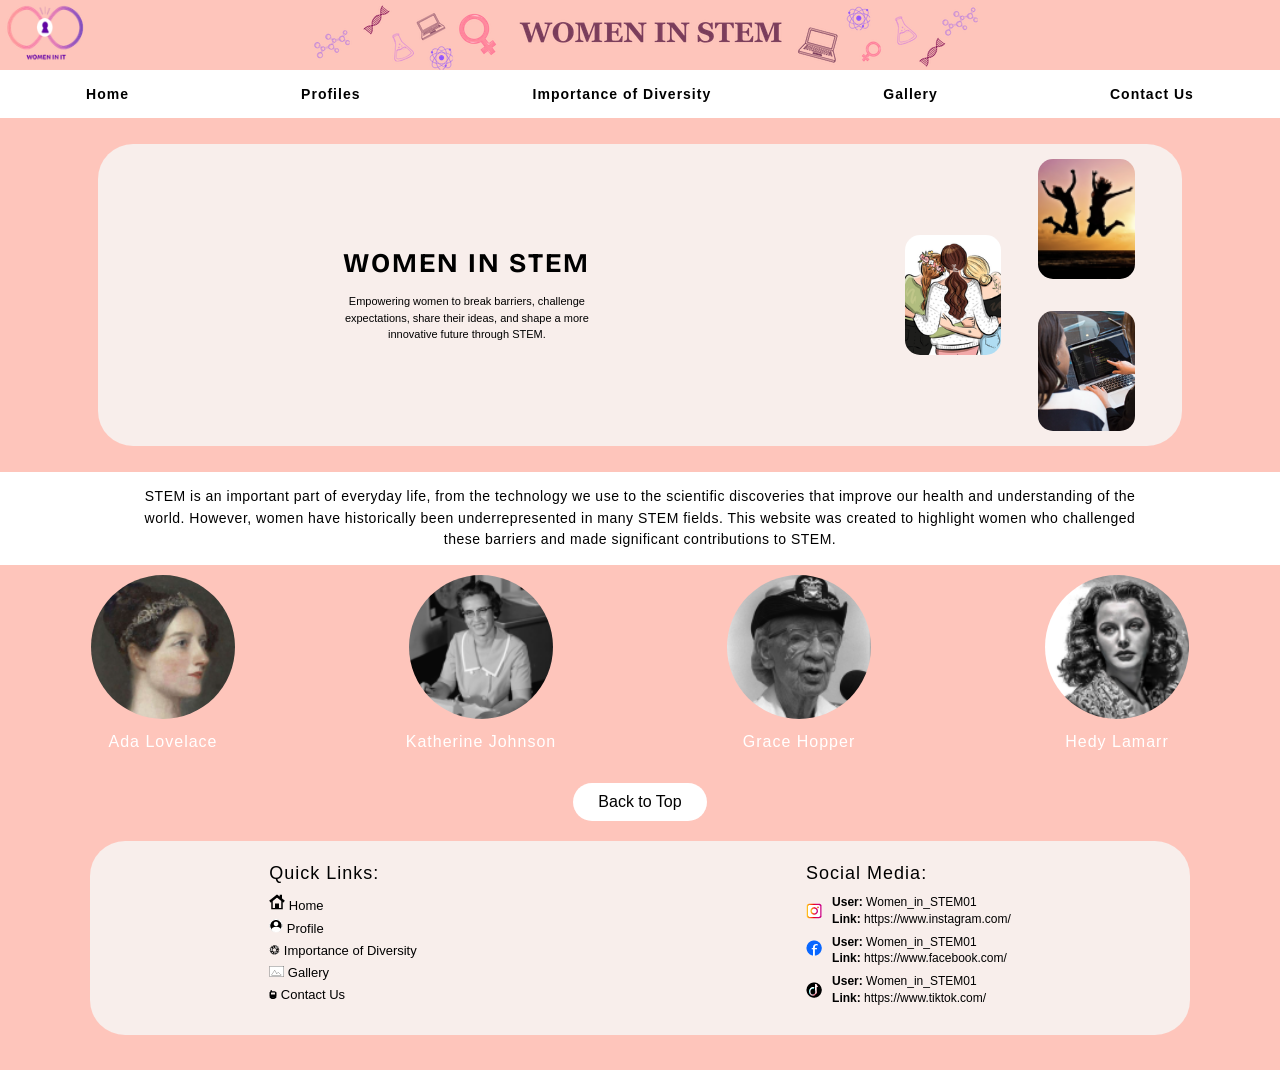
<file: index.html>
<!DOCTYPE html>
<html lang="en">
<head>
    <meta charset="UTF-8">
    <meta name="viewport" content="width=device-width, initial-scale=1.0">

    <!-- This is the name that appears on the browser tab -->
    <title>Women in STEM</title>

    <!-- I am using Google Fonts for the main font on my website, this is embedded code directly from google website -->
    <link rel="preconnect" href="https://fonts.googleapis.com">
    <link rel="preconnect" href="https://fonts.gstatic.com" crossorigin>
    <link href="https://fonts.googleapis.com/css2?family=Bricolage+Grotesque:opsz,wght@12..96,200..800&display=swap" rel="stylesheet">
    
    <!-- This links my HTML page to my CSS file -->
    <link rel="stylesheet" href="CSS/style.css">
</head>

<body>

    <!-- HEADER -->
    <header>

        <div class="top-header">

            <!-- I put my logo on the left side of the header -->
            <div class="logo">
                <p>
                    <img src="images/logo.png" alt="Women in STEM website logo">
                </p>
            </div>

            <!-- This is the main title shown beside my logo -->
            <div class="website-title">
                <img src="images/banner_3.png" alt="Banner Women in STEM">
            </div>

        </div>


        <!-- NAVIGATION -->
        <!-- These links let the user move between the different pages of my website -->
        <nav>
            <a href="index.html">Home</a>
            <a href="profile.html">Profiles</a>
            <a href="iod.html">Importance of Diversity</a>
            <a href="gallery.html">Gallery</a>
            <a href="contact.html">Contact Us</a>
        </nav>

    </header>


    <main>

        <!-- HERO SECTION -->
        <!-- This is the first section the user sees when they open the home page -->
        <section class="hero" id="home">

            <div class="hero-box">

                <!-- Main heading and introduction for the website -->
                <div class="hero-text">

                    <div class="h1-heading">
                        <h1>WOMEN IN STEM</h1>
                    </div>

                    <p>
                        Empowering women to break barriers, challenge expectations, share their ideas, and shape a more innovative future through STEM.
                    </p>

                </div>


                <!-- HERO IMAGES -->
                <!-- I used three images here to make the home page more visually interesting -->
                <div class="hero-images">

                    <img src="images/home_image_resized_77x96px.png"
                        alt="Woman working in a STEM environment"
                        class="hero-image image-top">

                    <img src="images/image_2_150x170.png"
                        alt="Women working in STEM"
                        class="hero-image image-bottom">

                    <img src="images/image_3_150x170.png"
                        alt="Woman involved in STEM"
                        class="hero-image image-left">

                </div>

            </div>

        </section>


        <!-- INTRODUCTION -->
        <!-- I use this section to explain why my website focuses on women in STEM -->
        <section class="introduction" id="importance">

            <p>
                STEM is an important part of everyday life, from the technology we use to the scientific discoveries that improve our health and understanding of the world. However, women have historically been underrepresented in many STEM fields. This website was created to highlight women who challenged these barriers and made significant contributions to STEM.
            </p>

        </section>


        <!-- PROFILES -->
        <!-- These cards give the user a quick introduction to some important women in STEM -->
        <section class="profiles" id="profiles">

            <!-- Ada Lovelace profile -->
            <div class="home-profile-card">
                <img src="images/ada_lovelace_120x120.png"
                    alt="Portrait of Ada Lovelace">
                <h3>Ada Lovelace</h3>
            </div>


            <!-- Katherine Johnson profile -->
            <div class="home-profile-card">
                <img src="images/katherine_johnson_120x120.png"
                    alt="Portrait of Katherine Johnson">
                <h3>Katherine Johnson</h3>
            </div>


            <!-- Grace Hopper profile -->
            <div class="home-profile-card">
                <img src="images/grace_hopper_120x120.png"
                    alt="Portrait of Grace Hopper">
                <h3>Grace Hopper</h3>
            </div>


            <!-- Hedy Lamarr profile -->
            <div class="home-profile-card">
                <img src="images/hedy_lamarr_120x120.png"
                    alt="Portrait of Hedy Lamarr">
                <h3>Hedy Lamarr</h3>
            </div>

        </section>
        
        <a href="#home" class="back-to-top">Back to Top</a>


        <!-- FOOTER / LINKS -->
        <!-- This section gives the user quick access to the other pages and social media -->
        <section class="footer-box" id="contact">


            <!-- QUICK LINKS -->
            <!-- I included the same pages from my navigation so they are easy to access at the bottom -->
            <div class="quick-links">

                <h2>Quick Links:</h2>

                <ul>

                    <li>
                        <a href="index.html">
                            <img src="images/home_icon_footer.png" alt="Home icon">
                            Home
                        </a>
                    </li>

                    <li>
                        <a href="profile.html">
                            <img src="images/profile_icon_footer.png" alt="Profile icon">
                            Profile
                        </a>
                    </li>

                    <li>
                        <a href="iod.html">
                            <img src="images/iod_icon_footer.png" alt="Importance of Diversity icon">
                            Importance of Diversity
                        </a>
                    </li>

                    <li>
                        <a href="gallery.html">
                            <img src="images/gallery_icon_footer.png" alt="Gallery icon">
                            Gallery
                        </a>
                    </li>

                    <li>
                        <a href="contact.html">
                            <img src="images/contact_us_icon_footer.png" alt="Contact Us icon">
                            Contact Us
                        </a>
                    </li>

                </ul>

            </div>


            <!-- SOCIAL MEDIA -->
            <!-- I added these links so users can find the website's social media pages -->
            <div class="social-media">

                <h2>Social Media:</h2>


                <!-- Instagram -->
                <div class="social-item">

                    <img src="images/instgram_2_logo_social_media.png"
                        alt="Instagram logo">

                    <p>
                        <strong>User:</strong> Women_in_STEM01<br>
                        <strong>Link:</strong>
                        <a href="https://www.instagram.com/" target="_blank">
                            https://www.instagram.com/
                        </a>
                    </p>

                </div>


                <!-- Facebook -->
                <div class="social-item">

                    <img src="images/facebook_logo_social_media.png"
                        alt="Facebook logo">

                    <p>
                        <strong>User:</strong> Women_in_STEM01<br>
                        <strong>Link:</strong>
                        <a href="https://www.facebook.com/" target="_blank">
                            https://www.facebook.com/
                        </a>
                    </p>

                </div>


                <!-- TikTok -->
                <div class="social-item">

                    <img src="images/tiktok_logo_social_media.png"
                        alt="TikTok logo">

                    <p>
                        <strong>User:</strong> Women_in_STEM01<br>
                        <strong>Link:</strong>
                        <a href="https://www.tiktok.com/" target="_blank">
                            https://www.tiktok.com/
                        </a>
                    </p>

                </div>

            </div>

        </section>

    </main>

</body>
</html>
</file>
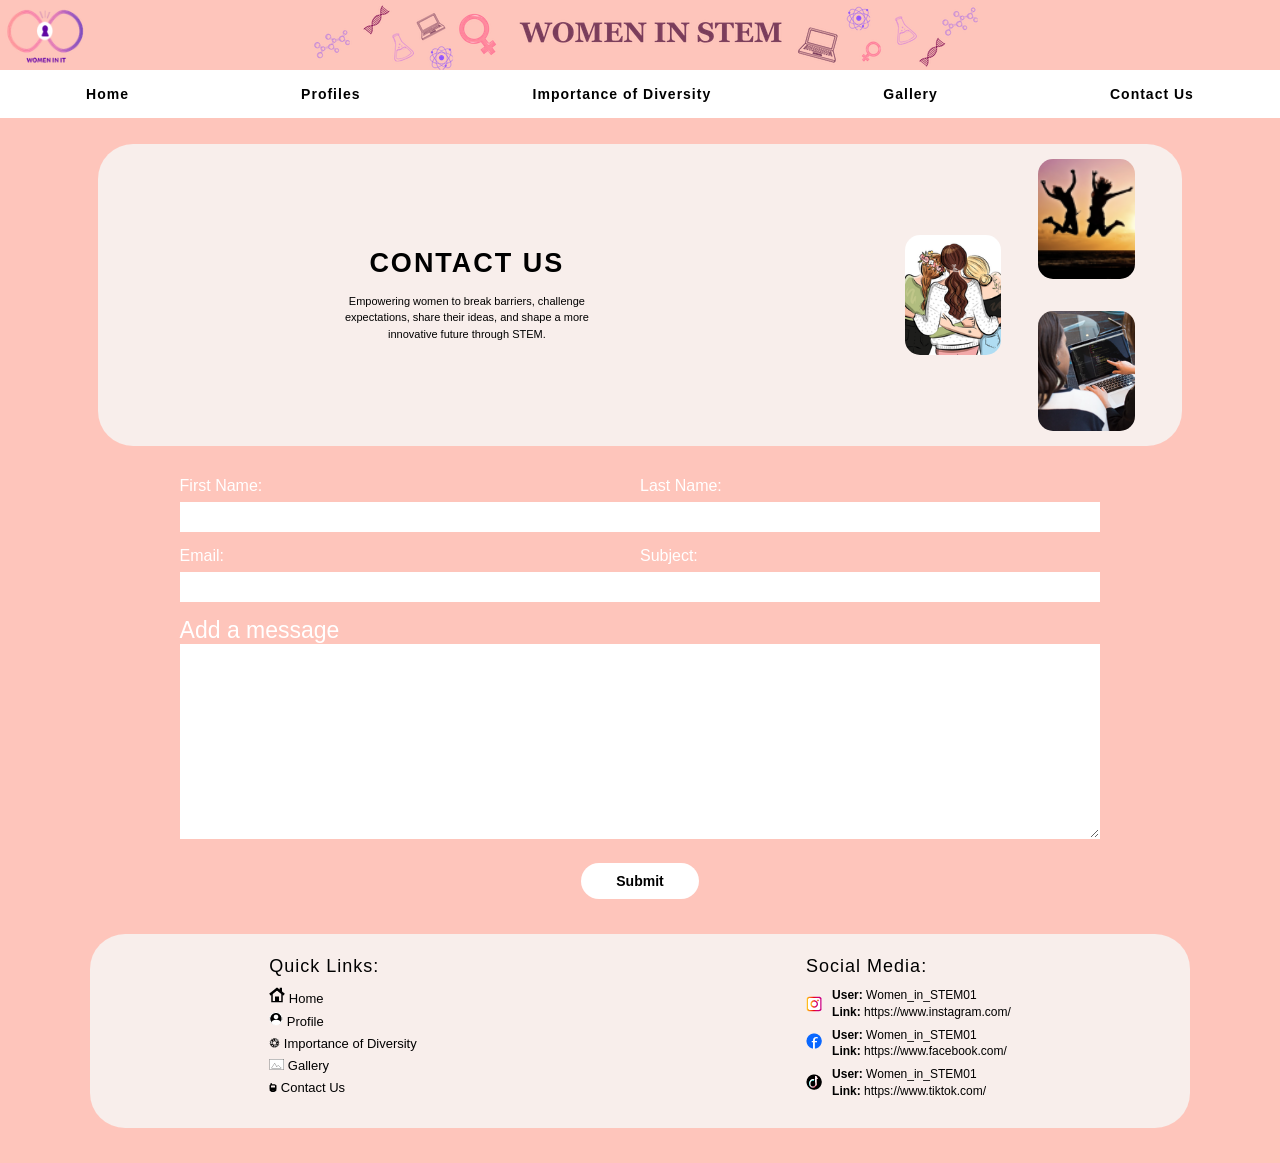
<file: contact.html>
<!DOCTYPE html>

<html lang="en">

<head>
    <meta charset="UTF-8">
    <meta name="viewport"
        content="width=device-width, initial-scale=1.0">

<!-- This is the name that appears on the browser tab -->
<title>Contact Us | Women in STEM</title>

<!-- This connects my page to my CSS stylesheet -->
<link rel="stylesheet" href="CSS/style.css">

</head>

<body>

<!-- HEADER -->

<header>
    <div class="top-header">

        <!-- I placed my logo on the left side of the header -->
        <div class="logo">
            <img src="images/logo.png" alt="Women in STEM website logo">
        </div>

        <!-- I used a banner image for the title of my website -->
        <div class="website-title">
            <img src="images/banner_3.png" alt="Women in STEM website banner">
        </div>

    </div>

    <!-- These links allow the user to move between my different pages -->
    <nav>
        <a href="index.html">Home</a>
        <a href="profile.html">Profiles</a>
        <a href="iod.html">Importance of Diversity</a>
        <a href="gallery.html">Gallery</a>
        <a href="contact.html">Contact Us</a>
    </nav>
</header>


<main>

    <!-- HERO SECTION -->

    <section class="hero" id="home">
        <div class="hero-box">

            <!-- This contains the main heading and introduction for my Contact Us page -->
            <div class="hero-text">
                <div class="h1-heading"><h1>CONTACT US</h1></div>
                <p>
                    Empowering women to break barriers, challenge expectations, share their ideas, and shape a more innovative future through STEM.
                </p>
            </div>

            <!-- I used three images to keep the same hero design across my pages -->
            <div class="hero-images">
                <img src="images/home_image_resized_77x96px.png"
                    alt="Woman working in a STEM environment"
                    class="hero-image image-top">

                <img src="images/image_2_150x170.png"
                    alt="Women working together in STEM"
                    class="hero-image image-bottom">

                <img src="images/image_3_150x170.png"
                    alt="Women participating in STEM"
                    class="hero-image image-left">
            </div>

        </div>
    </section>

    <!-- CONTACT FORM -->

    <!-- I used this contact box so users can send a message through my website -->
    <div id="contact-box">

        <!-- The form collects the user's details and sends them to my message page -->
        <form action="message.html">

            <!-- I used required fields so the user must complete the form before submitting -->

            <!-- FIRST AND LAST NAME -->
            <div class="form-row">

                <div class="form-group">
                    <!-- This label tells the user what information to enter -->
                    <label for="fname">First Name:</label>

                    <!-- I used a text input so the user can enter their first name -->
                    <input type="text" id="fname" name="firstname" required>
                </div>

                <div class="form-group">
                    <!-- This label is connected to the last name input -->
                    <label for="lname">Last Name:</label>

                    <!-- I used another text input for the user's last name -->
                    <input type="text" id="lname" name="lastname" required>
                </div>

            </div>


            <!-- EMAIL AND SUBJECT -->
            <div class="form-row">

                <div class="form-group">
                    <!-- I used an email input so the browser can check that an email address has been entered -->
                    <label for="email">Email:</label>
                    <input type="email" id="email" name="email" required>
                </div>

                <div class="form-group">
                    <!-- This allows the user to give their message a subject -->
                    <label for="subject">Subject:</label>
                    <input type="text" id="subject" name="subject" required>
                </div>

            </div>


            <!-- MESSAGE -->
            <div class="message-group">

                <!-- This label explains where the user can write their message -->
                <label for="message">Add a message</label>

                <!-- I used a textarea because the user may need to enter a longer message -->
                <textarea id="message" name="message" required></textarea>

            </div>


            <!-- SUBMIT BUTTON -->

            <!-- This button allows the user to submit their completed contact form -->
            <button type="submit" class="submit-button">
                Submit
            </button>

        </form>

    </div>

    <!-- The required attributes on my form inputs help check that important fields are completed -->
    <!-- The email input also provides basic browser validation for the email format -->
    <!-- When the user clicks Submit, the form sends the entered information to message.html -->


    <!-- FOOTER -->

    <section class="footer-box" id="contact">

        <!-- I used the footer to give users quick access to my other pages -->
        <div class="quick-links">
            <h2>Quick Links:</h2>
            <ul>
                <li><a href="index.html"><img src="images/home_icon_footer.png" alt="Home page icon"> Home</a></li>
                <li><a href="profile.html"><img src="images/profile_icon_footer.png" alt="Profiles page icon"> Profile</a></li>
                <li><a href="iod.html"><img src="images/iod_icon_footer.png" alt="Importance of Diversity page icon"> Importance of Diversity</a></li>
                <li><a href="gallery.html"><img src="images/gallery_icon_footer.png" alt="Gallery page icon"> Gallery</a></li>
                <li><a href="contact.html"><img src="images/contact_us_icon_footer.png" alt="Contact Us page icon"> Contact Us</a></li>
            </ul>
        </div>

        <!-- I included social media links so users can find my website online -->
        <div class="social-media">
            <h2>Social Media:</h2>

            <!-- Instagram -->
            <div class="social-item">
                <img src="images/instgram_2_logo_social_media.png" alt="Instagram logo">
                <p>
                    <strong>User:</strong> Women_in_STEM01<br>
                    <strong>Link:</strong>
                    <a href="https://www.instagram.com/" target="_blank">https://www.instagram.com/</a>
                </p>
            </div>

            <!-- Facebook -->
            <div class="social-item">
                <img src="images/facebook_logo_social_media.png" alt="Facebook logo">
                <p>
                    <strong>User:</strong> Women_in_STEM01<br>
                    <strong>Link:</strong>
                    <a href="https://www.facebook.com/" target="_blank">https://www.facebook.com/</a>
                </p>
            </div>

            <!-- TikTok -->
            <div class="social-item">
                <img src="images/tiktok_logo_social_media.png" alt="TikTok logo">
                <p>
                    <strong>User:</strong> Women_in_STEM01<br>
                    <strong>Link:</strong>
                    <a href="https://www.tiktok.com/" target="_blank">https://www.tiktok.com/</a>
                </p>
            </div>

        </div>
    </section>

</main>

</body>

</html>
</file>
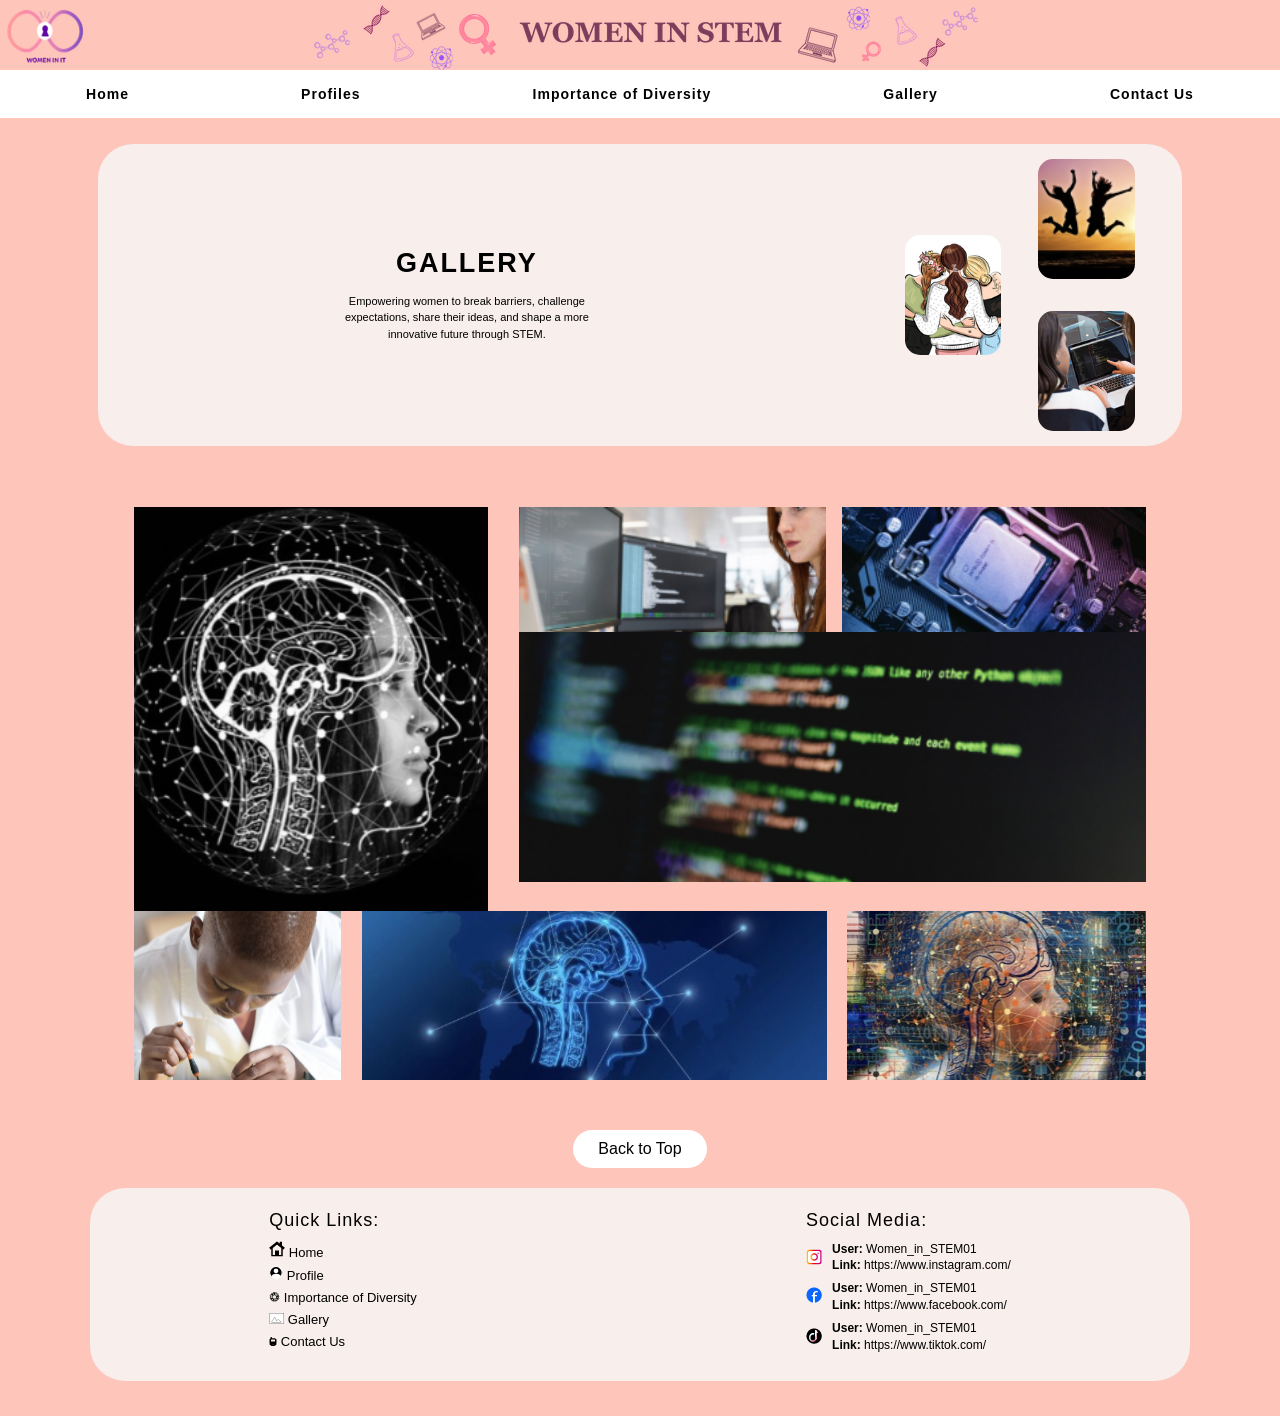
<file: gallery.html>
<!DOCTYPE html>
<html lang="en">

<head>
    <meta charset="UTF-8">
    <meta name="viewport"
        content="width=device-width, initial-scale=1.0">

    <!-- This is the name that appears on the browser tab -->
    <title>Gallery | Women in STEM</title>

    <!-- This connects my page to my CSS stylesheet -->
    <link rel="stylesheet" href="CSS/style.css">
</head>

<body>

    <!-- ==================== -->
    <!-- HEADER -->
    <!-- ==================== -->

    <header id="gallery">
        <div class="top-header">
            <!-- I placed my logo on the left side of the header -->
            <div class="logo">
                <img src="images/logo.png" alt="Women in STEM website logo">
            </div>

            <!-- I used a banner image for the title of my website -->
            <div class="website-title">
                <img src="images/banner_3.png" alt="Women in STEM website banner">
            </div>
        </div>

        <!-- These links allow the user to move between my different pages -->
        <nav>
            <a href="index.html">Home</a>
            <a href="profile.html">Profiles</a>
            <a href="iod.html">Importance of Diversity</a>
            <a href="gallery.html">Gallery</a>
            <a href="contact.html">Contact Us</a>
        </nav>
    </header>


    <main>

        <!-- ==================== -->
        <!-- GALLERY HERO -->
        <!-- ==================== -->

        <section class="hero">
            <div class="hero-box">

                <!-- This contains the main heading and introduction for my gallery -->
                <div class="hero-text">
                    <div class="h1-heading"><h1>GALLERY</h1></div>
                    <p>
                        Empowering women to break barriers, challenge expectations, share their ideas, and shape a more innovative future through STEM.
                    </p>
                </div>

                <!-- I used three images to keep the same hero design across my pages -->
                <div class="hero-images">
                    <img src="images/home_image_resized_77x96px.png"
                        alt="Woman working in a STEM environment"
                        class="hero-image image-top">
                    <img src="images/image_2_150x170.png"
                        alt="Women working together in STEM"
                        class="hero-image image-bottom">
                    <img src="images/image_3_150x170.png"
                        alt="Women participating in STEM"
                        class="hero-image image-left">
                </div>

            </div>
        </section>


        <!-- IMAGE GALLERY -->

        <!-- I used different sized boxes to create a more interesting gallery layout -->
        <section class="gallery-section">

            <!-- I made this the large image on the left side -->
            <div class="gallery-left">
                <div class="gallery-box gallery-box-1">
                    <img src="images/image_1_gallery.png"
                        alt="Women participating in STEM">
                </div>
            </div>

            <!-- These images are placed on the right side of the gallery -->
            <div class="gallery-right">

                <!-- I placed two smaller images next to each other at the top -->
                <div class="gallery-top-row">
                    <div class="gallery-box gallery-box-2">
                        <img src="images/image_2_gallery.png"
                            alt="Woman working with technology">
                    </div>

                    <div class="gallery-box gallery-box-3">
                        <img src="images/image_3_gallery.png"
                            alt="Women working together on a STEM activity">
                    </div>
                </div>

                <!-- This is the larger image underneath the two smaller images -->
                <div class="gallery-box gallery-box-4">
                    <img src="images/image_4_gallery.png"
                        alt="Women working in a STEM environment">
                </div>

            </div>

            <!-- I used three images in a row at the bottom of the gallery -->
            <div class="gallery-bottom-row">

                <div class="gallery-box gallery-box-5">
                    <img src="images/image_5_gallery.png"
                        alt="Woman using technology">
                </div>

                <div class="gallery-box gallery-box-6">
                    <img src="images/image_6_gallery.png"
                        alt="Women collaborating in STEM">
                </div>

                <div class="gallery-box gallery-box-7">
                    <img src="images/image_7_gallery.png"
                        alt="Women involved in science and technology">
                </div>

            </div>

        </section>

        <a href="#gallery" class="back-to-top">Back to Top</a>

        <!----- FOOTER ----->

        <section class="footer-box" id="contact">

            <!-- I used the footer to give users quick access to my other pages -->
            <div class="quick-links">
                <h2>Quick Links:</h2>
                <ul>
                    <li><a href="index.html"><img src="images/home_icon_footer.png" alt="Home page icon"> Home</a></li>
                    <li><a href="profile.html"><img src="images/profile_icon_footer.png" alt="Profiles page icon"> Profile</a></li>
                    <li><a href="iod.html"><img src="images/iod_icon_footer.png" alt="Importance of Diversity page icon"> Importance of Diversity</a></li>
                    <li><a href="gallery.html"><img src="images/gallery_icon_footer.png" alt="Gallery page icon"> Gallery</a></li>
                    <li><a href="contact.html"><img src="images/contact_us_icon_footer.png" alt="Contact Us page icon"> Contact Us</a></li>
                </ul>
            </div>

            <!-- I included social media links so users can find my website online -->
            <div class="social-media">
                <h2>Social Media:</h2>

                <!-- Instagram -->
                <div class="social-item">
                    <img src="images/instgram_2_logo_social_media.png" alt="Instagram logo">
                    <p>
                        <strong>User:</strong> Women_in_STEM01<br>
                        <strong>Link:</strong>
                        <a href="https://www.instagram.com/" target="_blank">https://www.instagram.com/</a>
                    </p>
                </div>

                <!-- Facebook -->
                <div class="social-item">
                    <img src="images/facebook_logo_social_media.png" alt="Facebook logo">
                    <p>
                        <strong>User:</strong> Women_in_STEM01<br>
                        <strong>Link:</strong>
                        <a href="https://www.facebook.com/" target="_blank">https://www.facebook.com/</a>
                    </p>
                </div>

                <!-- TikTok -->
                <div class="social-item">
                    <img src="images/tiktok_logo_social_media.png" alt="TikTok logo">
                    <p>
                        <strong>User:</strong> Women_in_STEM01<br>
                        <strong>Link:</strong>
                        <a href="https://www.tiktok.com/" target="_blank">https://www.tiktok.com/</a>
                    </p>
                </div>

            </div>
        </section>

    </main>

</body>

</html>
</file>
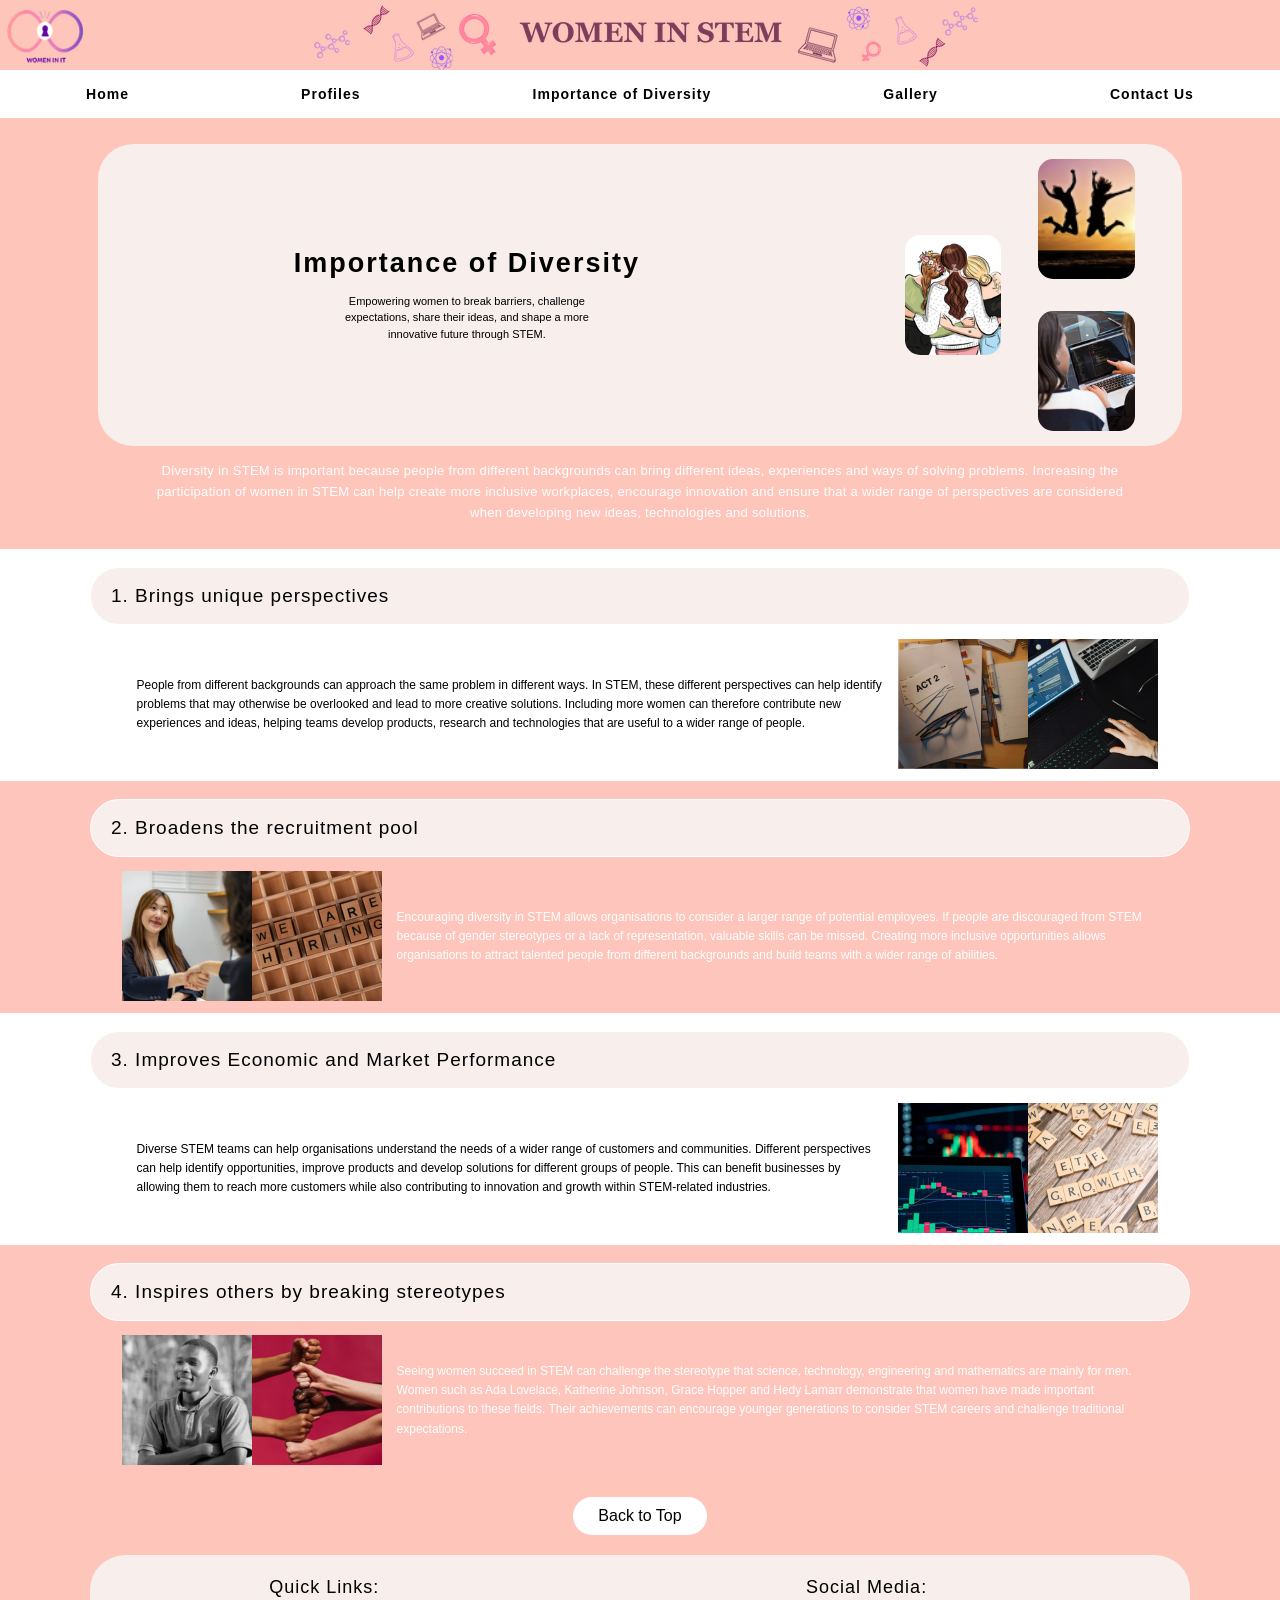
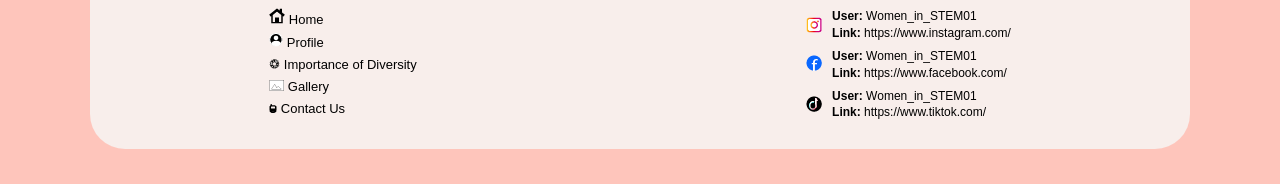
<file: iod.html>
<!DOCTYPE html>
<html lang="en">

<head>
    <meta charset="UTF-8">
    <meta name="viewport" content="width=device-width, initial-scale=1.0">

    <!-- This is the name that appears on the browser tab -->
    <title>Importance of Diversity | Women in STEM</title>

    <!-- This connects my page to my CSS stylesheet -->
    <link rel="stylesheet" href="CSS/style.css">
</head>

<body>

    <!-- ==================== -->
    <!-- HEADER -->
    <!-- ==================== -->

    <header id="iod">
        <div class="top-header">

            <!-- I placed my logo on the left side of the header -->
            <div class="logo">
                <img src="images/logo.png" alt="Women in STEM website logo">
            </div>

            <!-- I used a banner image for the title of my website -->
            <div class="website-title">
                <img src="images/banner_3.png" alt="Women in STEM banner">
            </div>

        </div>

        <!-- These links allow the user to move between my different pages -->
        <nav>
            <a href="index.html">Home</a>
            <a href="profile.html">Profiles</a>
            <a href="iod.html">Importance of Diversity</a>
            <a href="gallery.html">Gallery</a>
            <a href="contact.html">Contact Us</a>
        </nav>
    </header>

    <main>

        <!-- ==================== -->
        <!-- HERO SECTION -->
        <!-- ==================== -->

        <section class="hero">
            <div class="hero-box">

                <!-- This contains the main heading and introduction for my page -->
                <div class="hero-text">
                    <div class="h1-heading"><h1>Importance of Diversity</h1></div>
                    <p>
                        Empowering women to break barriers, challenge expectations, share their ideas, and shape a more innovative future through STEM.
                    </p>
                </div>

                <!-- I used three images to make the hero section more interesting -->
                <div class="hero-images">
                    <img src="images/home_image_resized_77x96px.png"
                        alt="Woman working in a STEM environment"
                        class="hero-image image-top">
                    <img src="images/image_2_150x170.png"
                        alt="Women working together in STEM"
                        class="hero-image image-bottom">
                    <img src="images/image_3_150x170.png"
                        alt="Women participating in STEM"
                        class="hero-image image-left">
                </div>

            </div>

            <!-- This explains why diversity is important in STEM -->
            <div class="iod-hero-description">
                <p>
                    Diversity in STEM is important because people from different backgrounds can bring different ideas, experiences and ways of solving problems. Increasing the participation of women in STEM can help create more inclusive workplaces, encourage innovation and ensure that a wider range of perspectives are considered when developing new ideas, technologies and solutions.
                </p>
            </div>
        </section>


        <!-- ==================== -->
        <!-- SECTION 1 -->
        <!-- ==================== -->

        <section class="diversity-section light-section">
            <div class="diversity-title">
                <h2>1. Brings unique perspectives</h2>
            </div>

            <div class="diversity-content">

                <!-- I placed the text on the left side of this section -->
                <div class="diversity-text">
                    <p>
                        People from different backgrounds can approach the same problem in different ways. In STEM, these different perspectives can help identify problems that may otherwise be overlooked and lead to more creative solutions. Including more women can therefore contribute new experiences and ideas, helping teams develop products, research and technologies that are useful to a wider range of people.
                    </p>
                </div>

                <!-- I placed two related images on the right side -->
                <div class="diversity-images">
                    <img src="images/iod_image_1_130x130.png"
                        alt="People sharing different perspectives">
                    <img src="images/iod_image_2_130x130.png"
                        alt="Women bringing different ideas to STEM">
                </div>

            </div>
        </section>


        <!-- ==================== -->
        <!-- SECTION 2 -->
        <!-- ==================== -->

        <section class="diversity-section pink-section">
            <div class="diversity-title">
                <h2>2. Broadens the recruitment pool</h2>
            </div>

            <div class="diversity-content">

                <!-- I placed the images on the left to create variety between sections -->
                <div class="diversity-images">
                    <img src="images/iod_image_3_130x130.png"
                        alt="Diverse STEM recruitment">
                    <img src="images/iod_image_4_130x130.png"
                        alt="People from different backgrounds working in STEM">
                </div>

                <!-- The text is on the right side of this section -->
                <div class="diversity-text">
                    <p>
                        Encouraging diversity in STEM allows organisations to consider a larger range of potential employees. If people are discouraged from STEM because of gender stereotypes or a lack of representation, valuable skills can be missed. Creating more inclusive opportunities allows organisations to attract talented people from different backgrounds and build teams with a wider range of abilities.
                    </p>
                </div>

            </div>
        </section>


        <!-- ==================== -->
        <!-- SECTION 3 -->
        <!-- ==================== -->

        <section class="diversity-section light-section">
            <div class="diversity-title">
                <h2>3. Improves Economic and Market Performance</h2>
            </div>

            <div class="diversity-content">

                <!-- I placed the main text on the left -->
                <div class="diversity-text">
                    <p>
                        Diverse STEM teams can help organisations understand the needs of a wider range of customers and communities. Different perspectives can help identify opportunities, improve products and develop solutions for different groups of people. This can benefit businesses by allowing them to reach more customers while also contributing to innovation and growth within STEM-related industries.
                    </p>
                </div>

                <!-- These images support the information about economic and market performance -->
                <div class="diversity-images">
                    <img src="images/iod_image_5_130x130.png"
                        alt="Diversity improving economic performance">
                    <img src="images/iod_image_6_130x130.png"
                        alt="Diversity improving market performance">
                </div>

            </div>
        </section>


        <!-- ==================== -->
        <!-- SECTION 4 -->
        <!-- ==================== -->

        <section class="diversity-section pink-section">
            <div class="diversity-title">
                <h2>4. Inspires others by breaking stereotypes</h2>
            </div>

            <div class="diversity-content">

                <!-- I placed the images on the left to keep the layout consistent -->
                <div class="diversity-images">
                    <img src="images/iod_image_7_130x130.png"
                        alt="Women breaking stereotypes in STEM">
                    <img src="images/iod_image_8_130x130.png"
                        alt="Women inspiring others to study STEM">
                </div>

                <!-- This text explains how representation can inspire others -->
                <div class="diversity-text">
                    <p>
                        Seeing women succeed in STEM can challenge the stereotype that science, technology, engineering and mathematics are mainly for men. Women such as Ada Lovelace, Katherine Johnson, Grace Hopper and Hedy Lamarr demonstrate that women have made important contributions to these fields. Their achievements can encourage younger generations to consider STEM careers and challenge traditional expectations.
                    </p>
                </div>

            </div>
        </section>

        <a href="#iod" class="back-to-top">Back to Top</a>

        <!-- ==================== -->
        <!-- FOOTER -->
        <!-- ==================== -->

        <section class="footer-box" id="contact">

            <!-- I used the footer to give users quick access to my other pages -->
            <div class="quick-links">
                <h2>Quick Links:</h2>
                <ul>
                    <li><a href="index.html"><img src="images/home_icon_footer.png" alt="Home page icon"> Home</a></li>
                    <li><a href="profile.html"><img src="images/profile_icon_footer.png" alt="Profiles page icon"> Profile</a></li>
                    <li><a href="iod.html"><img src="images/iod_icon_footer.png" alt="Importance of Diversity page icon"> Importance of Diversity</a></li>
                    <li><a href="gallery.html"><img src="images/gallery_icon_footer.png" alt="Gallery page icon"> Gallery</a></li>
                    <li><a href="contact.html"><img src="images/contact_us_icon_footer.png" alt="Contact Us page icon"> Contact Us</a></li>
                </ul>
            </div>

            <!-- I included social media links so users can find my website online -->
            <div class="social-media">
                <h2>Social Media:</h2>

                <!-- Instagram -->
                <div class="social-item">
                    <img src="images/instgram_2_logo_social_media.png" alt="Instagram logo">
                    <p>
                        <strong>User:</strong> Women_in_STEM01<br>
                        <strong>Link:</strong>
                        <a href="https://www.instagram.com/" target="_blank">https://www.instagram.com/</a>
                    </p>
                </div>

                <!-- Facebook -->
                <div class="social-item">
                    <img src="images/facebook_logo_social_media.png" alt="Facebook logo">
                    <p>
                        <strong>User:</strong> Women_in_STEM01<br>
                        <strong>Link:</strong>
                        <a href="https://www.facebook.com/" target="_blank">https://www.facebook.com/</a>
                    </p>
                </div>

                <!-- TikTok -->
                <div class="social-item">
                    <img src="images/tiktok_logo_social_media.png" alt="TikTok logo">
                    <p>
                        <strong>User:</strong> Women_in_STEM01<br>
                        <strong>Link:</strong>
                        <a href="https://www.tiktok.com/" target="_blank">https://www.tiktok.com/</a>
                    </p>
                </div>

            </div>
        </section>

    </main>

</body>
</html>
</file>
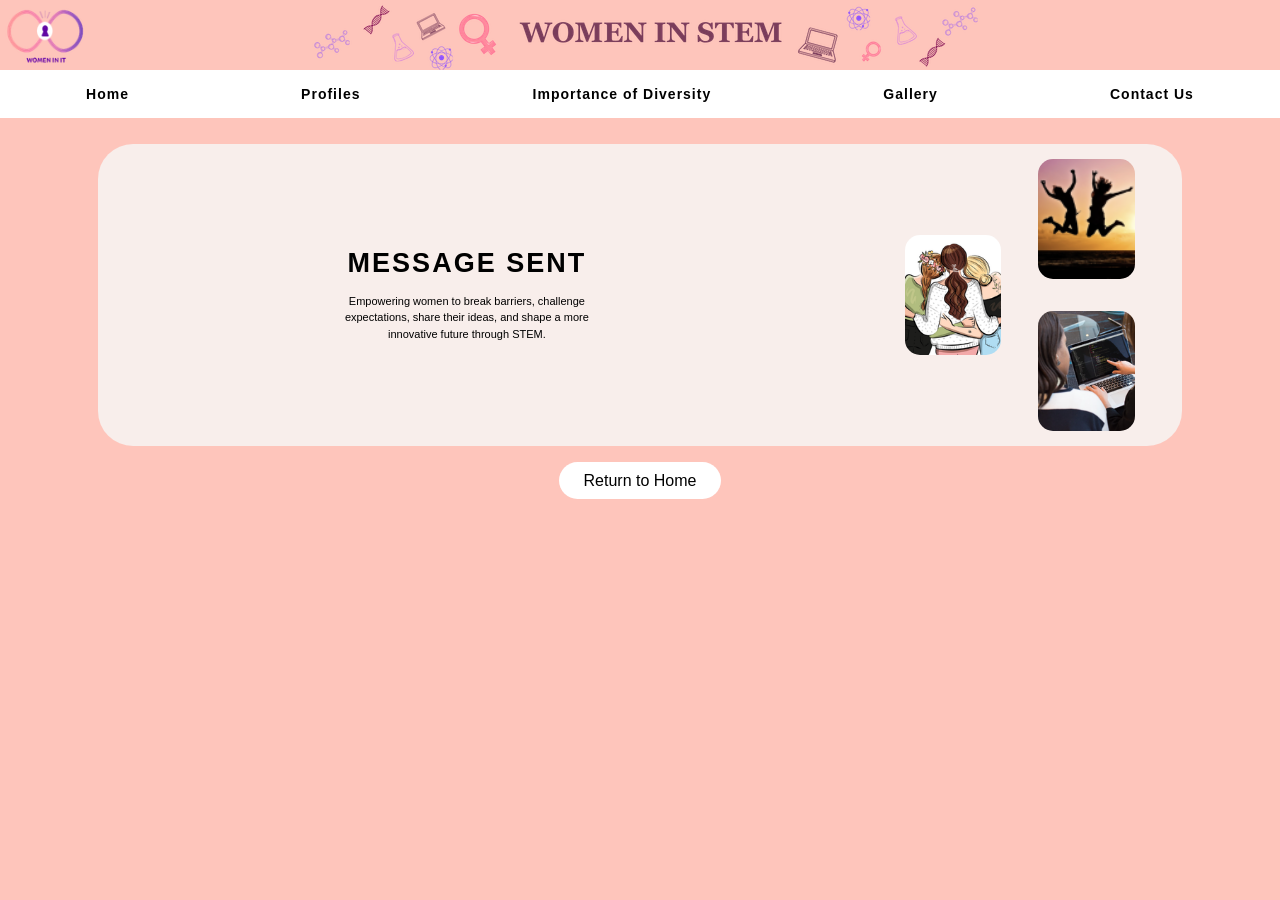
<file: message.html>
<!DOCTYPE html>
<html lang="en">

<head>
    <meta charset="UTF-8">
    <meta name="viewport"
        content="width=device-width, initial-scale=1.0">
    <title>Message Sent | Women in STEM</title>
    <link rel="stylesheet" href="CSS/style.css">
</head>


<body>
    <!-- HEADER -->
    <header>
        <div class="top-header">
            <div class="logo">
                <img src="images/logo.png" alt="Logo of Website">
            </div>
            <div class="website-title">
                <img src="images/banner_3.png" alt="Banner Image">
            </div>
        </div>


        <!-- NAVIGATION -->

        <nav>
            <a href="index.html">Home</a>
            <a href="profile.html">Profiles</a>
            <a href="iod.html">Importance of Diversity</a>
            <a href="gallery.html">Gallery</a>
            <a href="contact.html">Contact Us</a>
        </nav>
    </header>


    <!-- MAIN -->

    <main>
        <section class="hero">
            <div class="hero-box">
                <div class="hero-text">
                    <div class="h1-heading">
                        <h1>MESSAGE SENT</h1>
                    </div>
                    <p>
                        Empowering women to break barriers, challenge expectations, share their ideas, and shape a more innovative future through STEM.
                    </p>
                </div>

                <!-- HERO IMAGES -->
                <div class="hero-images">
                    <img
                        src="images/home_image_resized_77x96px.png"
                        alt="Woman working in STEM"
                        class="hero-image image-top"
                    >
                    <img
                        src="images/image_2_150x170.png"
                        alt="Women in STEM"
                        class="hero-image image-bottom"
                    >
                    <img
                        src="images/image_3_150x170.png"
                        alt="Women in STEM"
                        class="hero-image image-left"
                    >
                </div>
            </div>
        </section>

        <!-- RETURN BUTTON -->
        <div class="message-return">
            <a href="index.html">
                Return to Home
            </a>
        </div>
    </main>


</body>

</html>
</file>
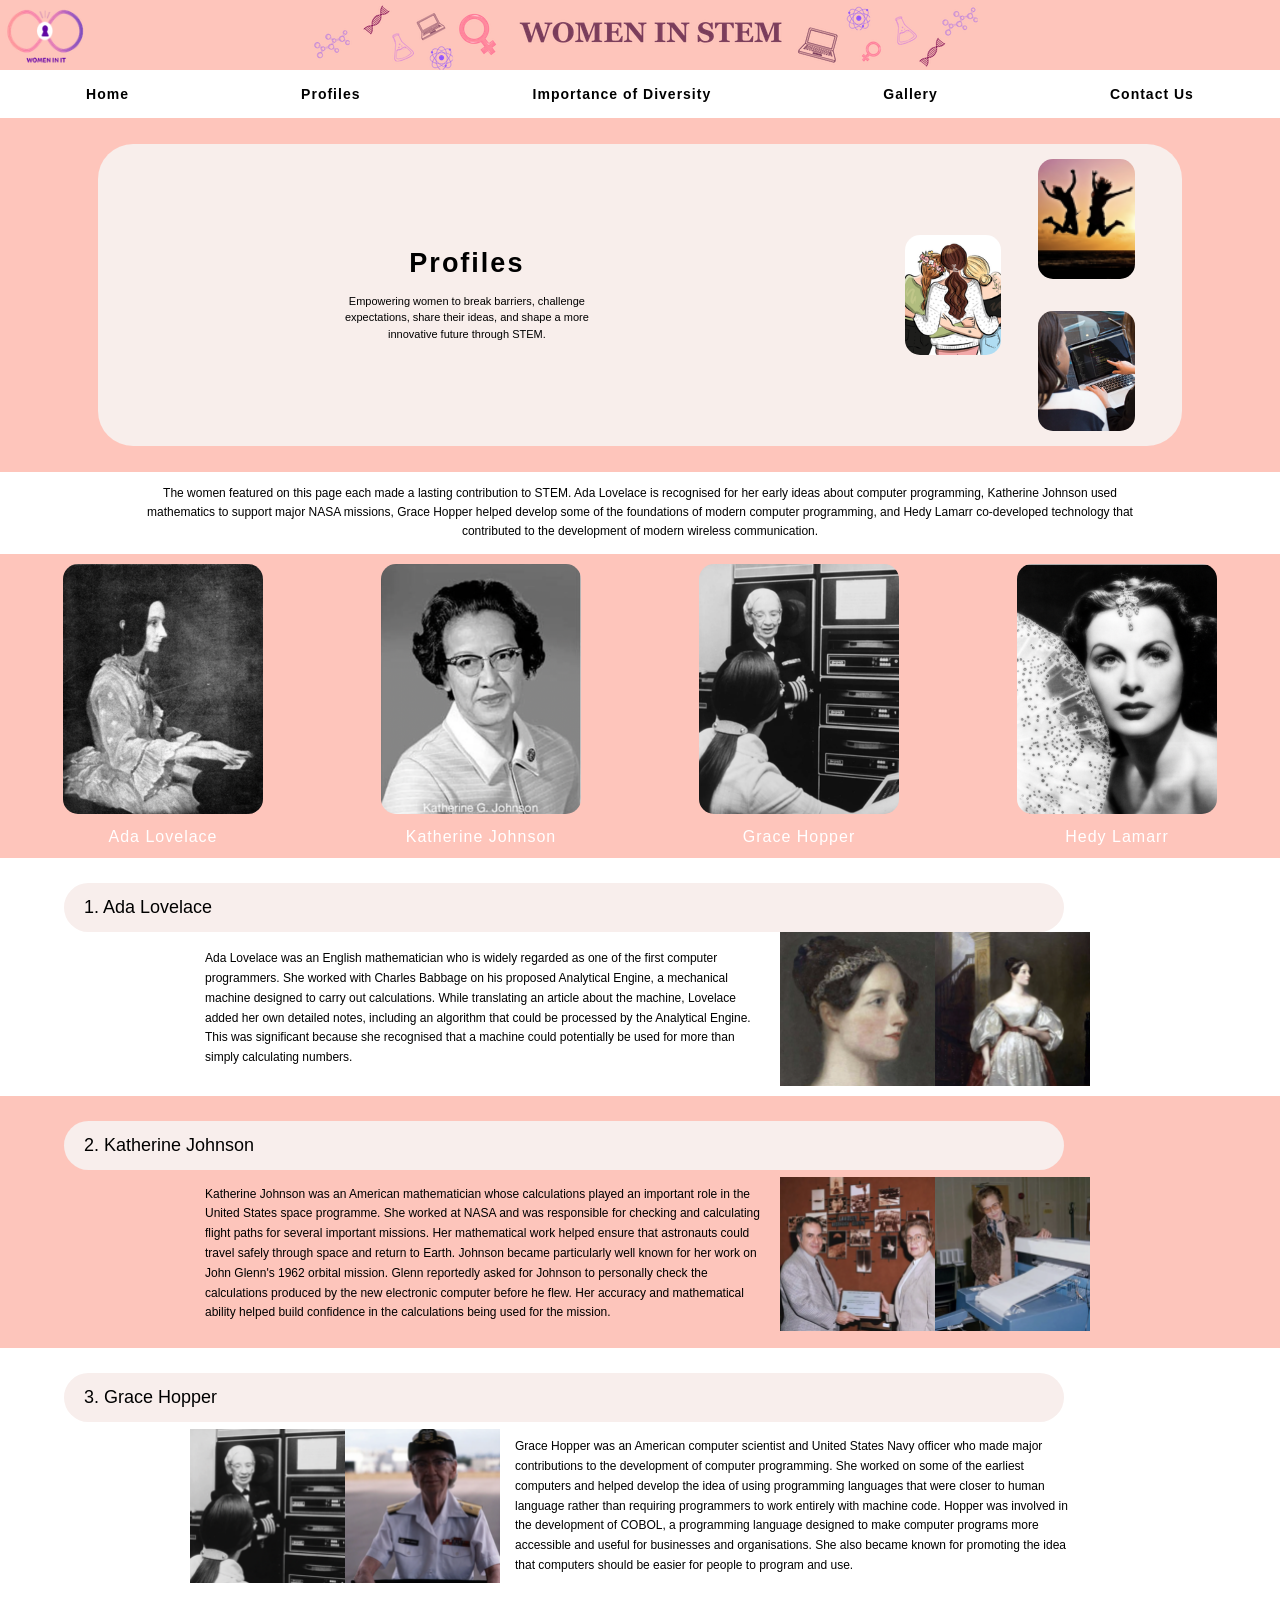
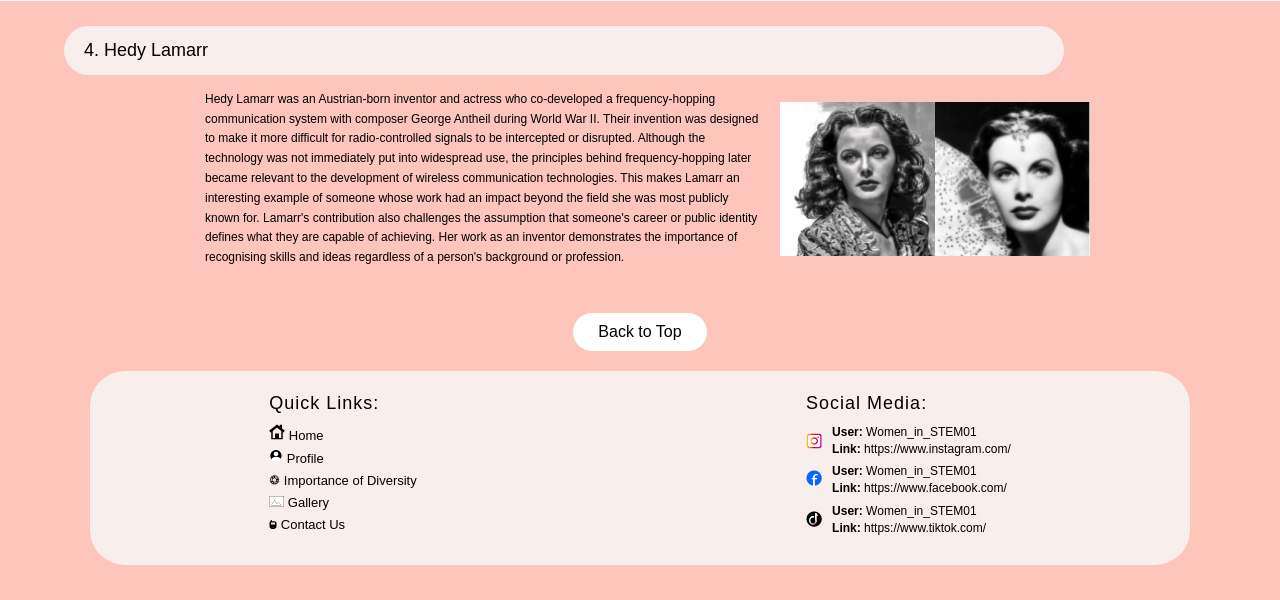
<file: profile.html>
<!DOCTYPE html>
<html lang="en">

<head>

    <meta charset="UTF-8">
    <meta name="viewport"
        content="width=device-width, initial-scale=1.0">

    <!-- This is what shows on the browser tab -->
    <title>Profiles | Women in STEM</title>

    <!-- This connects my page to my CSS stylesheet -->
    <link rel="stylesheet" href="CSS/style.css">

</head>


<body>

    <!-- HEADER -->
    <header id="profile">

        <div class="top-header">

            <!-- My logo is placed on the left side of the header -->
            <div class="logo">
                <img src="images/logo.png" alt="Women in STEM website logo">
            </div>


            <!-- I used a banner image for the title on this page -->
            <div class="website-title">
                <img src="images/banner_3.png" alt="Women in STEM banner">
            </div>

        </div>


        <!-- NAVIGATION -->
        <!-- These links allow the user to move between my different pages -->
        <nav>

            <a href="index.html">Home</a>
            <a href="profile.html">Profiles</a>
            <a href="iod.html">
                Importance of Diversity
            </a>
            <a href="gallery.html">Gallery</a>
            <a href="contact.html">Contact Us</a>

        </nav>

    </header>


    <main>


        <!-- PROFILE HERO SECTION -->
        <!-- This is the main introduction at the top of my Profiles page -->
        <section class="hero profile-hero">

            <div class="hero-box">

                <div class="hero-text">

                    <div class="h1-heading">
                        <h1>Profiles</h1>
                    </div>

                    <p>
                        Empowering women to break barriers, challenge expectations, share their ideas, and shape a more innovative future through STEM.
                    </p>

                </div>


                <!-- I used the same three-image layout as my home page -->
                <div class="hero-images">

                    <img src="images/home_image_resized_77x96px.png"
                        alt="Woman working in a STEM environment"
                        class="hero-image image-top">

                    <img src="images/image_2_150x170.png"
                        alt="Women working in STEM"
                        class="hero-image image-bottom">

                    <img src="images/image_3_150x170.png"
                        alt="Woman involved in STEM"
                        class="hero-image image-left">

                </div>

            </div>

        </section>


        <!-- INTRODUCTION -->
        <!-- I briefly explain why I chose these four women for my website -->
        <section class="profile-introduction">

            <p>
                The women featured on this page each made a lasting contribution to STEM. Ada Lovelace is recognised for her early ideas about computer programming, Katherine Johnson used mathematics to support major NASA missions, Grace Hopper helped develop some of the foundations of modern computer programming, and Hedy Lamarr co-developed technology that contributed to the development of modern wireless communication.
            </p>

        </section>


        <!-- PROFILE NAVIGATION -->
        <!-- These cards act as links that take the user to each woman's profile -->
        <section class="profiles profile-navigation">


            <!-- Clicking this card takes the user to Ada Lovelace's section -->
            <a href="#ada" class="profile-card">

                <img src="images/ada_lovelace_Resized_200x250.png"
                    alt="Portrait of Ada Lovelace">

                <h3>Ada Lovelace</h3>

            </a>


            <!-- Clicking this card takes the user to Katherine Johnson's section -->
            <a href="#katherine" class="profile-card">

                <img src="images/katherine_johnson_Resized_200x250.png"
                    alt="Portrait of Katherine Johnson">

                <h3>Katherine Johnson</h3>

            </a>


            <!-- Clicking this card takes the user to Grace Hopper's section -->
            <a href="#grace" class="profile-card">

                <img src="images/grace_hopper_Resized_200x250.png"
                    alt="Portrait of Grace Hopper">

                <h3>Grace Hopper</h3>

            </a>


            <!-- Clicking this card takes the user to Hedy Lamarr's section -->
            <a href="#hedy" class="profile-card">

                <img src="images/hedy_lamarr_Resized_200x250.png"
                    alt="Portrait of Hedy Lamarr">

                <h3>Hedy Lamarr</h3>

            </a>


        </section>



        <!-- ADA LOVELACE -->
        <!-- This section contains information about Ada Lovelace -->
        <section class="scientist-section" id="ada">


            <!-- Name of the person being discussed -->
            <div class="scientist-title">

                <h2>1. Ada Lovelace</h2>

            </div>


            <!-- Text and images are grouped together in this section -->
            <div class="scientist-content">


                <!-- Information about Ada Lovelace -->
                <div class="scientist-text">

                    <p>
                        Ada Lovelace was an English mathematician who is widely regarded as one of the first computer programmers. She worked with Charles Babbage on his proposed Analytical Engine, a mechanical machine designed to carry out calculations. While translating an article about the machine, Lovelace added her own detailed notes, including an algorithm that could be processed by the Analytical Engine. This was significant because she recognised that a machine could potentially be used for more than simply calculating numbers.
                    </p>

                </div>


                <!-- I used two images to make each profile more visual -->
                <div class="scientist-images">

                    <img src="images/ada_lovelace_154x154.png"
                        alt="Ada Lovelace portrait">

                    <img src="images/ada_lovelace_2_154x154%20(1).png"
                        alt="Ada Lovelace historical image">

                </div>


            </div>

        </section>



        <!-- KATHERINE JOHNSON -->
        <!-- This section contains information about Katherine Johnson -->
        <section class="scientist-section pink-section"
            id="katherine">


            <div class="scientist-title">

                <h2>2. Katherine Johnson</h2>

            </div>


            <div class="scientist-content">


                <!-- Information about Katherine Johnson -->
                <div class="scientist-text">

                    <p>
                        Katherine Johnson was an American mathematician whose calculations played an important role in the United States space programme. She worked at NASA and was responsible for checking and calculating flight paths for several important missions. Her mathematical work helped ensure that astronauts could travel safely through space and return to Earth.

                        Johnson became particularly well known for her work on John Glenn's 1962 orbital mission. Glenn reportedly asked for Johnson to personally check the calculations produced by the new electronic computer before he flew. Her accuracy and mathematical ability helped build confidence in the calculations being used for the mission.
                    </p>

                </div>


                <!-- Images of Katherine Johnson -->
                <div class="scientist-images">

                    <img src="images/katherie_johnson_1_154x154.png"
                        alt="Katherine Johnson portrait">

                    <img src="images/katherie_johnson_2_154x154.png"
                        alt="Katherine Johnson working at NASA">

                </div>


            </div>

        </section>



        <!-- GRACE HOPPER -->
        <!-- This section contains information about Grace Hopper -->
        <section class="scientist-section"
            id="grace">


            <div class="scientist-title">

                <h2>3. Grace Hopper</h2>

            </div>


            <!-- I used reverse-layout here to switch the position of the text and images -->
            <div class="scientist-content reverse-layout">


                <!-- Images of Grace Hopper -->
                <div class="scientist-images">

                    <img src="images/grace_hopper_1_154x154.png"
                        alt="Grace Hopper portrait">

                    <img src="images/grace_hopper_2_154x154.png"
                        alt="Grace Hopper working with computers">

                </div>


                <!-- Information about Grace Hopper -->
                <div class="scientist-text">

                    <p>
                        Grace Hopper was an American computer scientist and United States Navy officer who made major contributions to the development of computer programming. She worked on some of the earliest computers and helped develop the idea of using programming languages that were closer to human language rather than requiring programmers to work entirely with machine code.

                        Hopper was involved in the development of COBOL, a programming language designed to make computer programs more accessible and useful for businesses and organisations. She also became known for promoting the idea that computers should be easier for people to program and use.
                    </p>

                </div>


            </div>

        </section>



        <!-- HEDY LAMARR -->
        <!-- This section contains information about Hedy Lamarr -->
        <section class="scientist-section pink-section"
            id="hedy">


            <div class="scientist-title">

                <h2>4. Hedy Lamarr</h2>

            </div>


            <div class="scientist-content">


                <!-- Information about Hedy Lamarr -->
                <div class="scientist-text">

                    <p>
                        Hedy Lamarr was an Austrian-born inventor and actress who co-developed a frequency-hopping communication system with composer George Antheil during World War II. Their invention was designed to make it more difficult for radio-controlled signals to be intercepted or disrupted.

                        Although the technology was not immediately put into widespread use, the principles behind frequency-hopping later became relevant to the development of wireless communication technologies. This makes Lamarr an interesting example of someone whose work had an impact beyond the field she was most publicly known for.

                        Lamarr's contribution also challenges the assumption that someone's career or public identity defines what they are capable of achieving. Her work as an inventor demonstrates the importance of recognising skills and ideas regardless of a person's background or profession.
                    </p>

                </div>


                <!-- Images of Hedy Lamarr -->
                <div class="scientist-images">

                    <img src="images/hedy_lamarr_1_154x154.png"
                        alt="Hedy Lamarr portrait">

                    <img src="images/hedy_lamarr_2_154x154.png"
                        alt="Hedy Lamarr historical image">

                </div>


            </div>

        </section>
        
        <a href="#profile" class="back-to-top">Back to Top</a>

        <!-- FOOTER pp-->
        <!-- I used the footer to provide quick navigation and social media links -->
        <section class="footer-box" id="contact">


            <!-- QUICK LINKS -->
            <div class="quick-links">

                <h2>Quick Links:</h2>

                <ul>

                    <li>
                        <a href="index.html">
                            <img src="images/home_icon_footer.png"
                                alt="Home icon">
                            Home
                        </a>
                    </li>

                    <li>
                        <a href="profile.html">
                            <img src="images/profile_icon_footer.png"
                                alt="Profile icon">
                            Profile
                        </a>
                    </li>

                    <li>
                        <a href="iod.html">
                            <img src="images/iod_icon_footer.png"
                                alt="Importance of Diversity icon">
                            Importance of Diversity
                        </a>
                    </li>

                    <li>
                        <a href="gallery.html">
                            <img src="images/gallery_icon_footer.png"
                                alt="Gallery icon">
                            Gallery
                        </a>
                    </li>

                    <li>
                        <a href="contact.html">
                            <img src="images/contact_us_icon_footer.png"
                                alt="Contact Us icon">
                            Contact Us
                        </a>
                    </li>

                </ul>

            </div>


            <!-- SOCIAL MEDIA -->
            <!-- These are the social media accounts I included in my website -->
            <div class="social-media">

                <h2>Social Media:</h2>


                <!-- Instagram -->
                <div class="social-item">

                    <img src="images/instgram_2_logo_social_media.png"
                        alt="Instagram logo">

                    <p>
                        <strong>User:</strong> Women_in_STEM01<br>

                        <strong>Link:</strong>

                        <a href="https://www.instagram.com/"
                            target="_blank">
                            https://www.instagram.com/
                        </a>
                    </p>

                </div>


                <!-- Facebook -->
                <div class="social-item">

                    <img src="images/facebook_logo_social_media.png"
                        alt="Facebook logo">

                    <p>
                        <strong>User:</strong> Women_in_STEM01<br>

                        <strong>Link:</strong>

                        <a href="https://www.facebook.com/"
                            target="_blank">
                            https://www.facebook.com/
                        </a>
                    </p>

                </div>


                <!-- TikTok -->
                <div class="social-item">

                    <img src="images/tiktok_logo_social_media.png"
                        alt="TikTok logo">

                    <p>
                        <strong>User:</strong> Women_in_STEM01<br>

                        <strong>Link:</strong>

                        <a href="https://www.tiktok.com/"
                            target="_blank">
                            https://www.tiktok.com/
                        </a>
                    </p>

                </div>

            </div>


        </section>


    </main>

</body>

</html>
</file>
<file: CSS/style.css>
/* GENERAL */
* {
    margin: 0;
    padding: 0;
    box-sizing: border-box;
}

body {
    font-family: Arial, sans-serif;
    background-color: #fec5bb;
}

img {
    transition: transform 0.2s ease;
}

img:hover {
    transform: scale(1.15);
}

.back-to-top {
    display: block;
    width: fit-content;
    margin: 20px auto;
    padding: 10px 25px;
    background-color: white;
    color: black;
    text-decoration: none;
    border-radius: 20px;
}

.back-to-top:hover {
    background-color: #e8e8e8;
}

/* HEADER */

.top-header {
    height: 70px;
    display: grid;
    grid-template-columns: 20% 80%;
    background-color: #fec5bb;
}

.logo img {
    width: 35%;
    height: 100%;
    object-fit: contain;
}

.website-title {
    display: flex;
}

/* NAVIGATION */

nav {
    height: 48px;
    display: flex;
    justify-content: space-around;
    align-items: center;
    background-color: white;
}

nav a {
    padding: 10px 15px;
    color: black;
    text-decoration: none;
    text-align: center;
    font-size: 14px;
    font-weight: bold;
    letter-spacing: 1px;
}

nav a:hover {
    background-color: #e8e8e8;
}

/* HERO */

.hero {
    padding: 26px 4%;
    background-color: #fec5bb;
}

.hero-box {
    width: 92%;
    max-width: 1100px;
    min-height: 210px;
    margin: auto;
    padding: 15px 4%;
    display: flex;
    align-items: center;
    justify-content: space-between;
    background-color: #f8eeeb;
    border-radius: 35px;
}

.hero-text {
    width: 65%;
    text-align: center;
}

.hero-text h1 {
    margin-bottom: 14px;
    font-family: 'Bricolage Grotesque', sans-serif;
    font-size: 27px;
    letter-spacing: 2px;
}

.hero-text p {
    max-width: 280px;
    margin: auto;
    font-size: 11px;
    line-height: 1.5;
}

.hero-images {
    width: 25%;
    max-width: 230px;
    height: 272px;
    position: relative;
}

.hero-image {
    width: 42%;
    height: 120px;
    position: absolute;
    object-fit: cover;
    border-radius: 15px;
}

.image-top {
    top: 0;
    right: 0;
}

.image-bottom {
    bottom: 0;
    right: 0;
}

.image-left {
    top: 50%;
    left: 0;
    transform: translateY(-60px); /*moves an element upward by exactly 60px*/
}

.image-left:hover {
    transform: translateY(-60px) scale(1.15);
}

/* HOME PAGE */

.introduction {
    padding: 14px 7%;
    background-color: white;
    text-align: center;
}

.introduction p {
    max-width: 1000px;
    margin: auto;
    font-size: 14px;
    line-height: 1.55;
    letter-spacing: 0.5px;
}

.profiles {
    display: flex;
    justify-content: space-evenly;
    padding: 10px 4px 12px;
    background-color: #fec5bb;
}

.home-profile-card {
    flex: 1;
    text-align: center;
}

.home-profile-card img {
    width: 144px;
    max-width: 80%;
    height: 144px;
    display: block;
    margin: auto;
    object-fit: cover;
    border-radius: 50%;
}

.home-profile-card h3 {
    margin-top: 14px;
    color: white;
    font-size: 16px;
    font-weight: normal;
    letter-spacing: 1px;
}

/* FOOTER */

.footer-box {
    width: 92%;
    max-width: 1100px;
    margin: 0 auto 35px;
    padding: 22px 14%;
    display: flex;
    justify-content: space-between;
    background-color: #f8eeeb;
    border-radius: 35px;
}

.footer-box h2 {
    margin-bottom: 10px;
    font-size: 18px;
    font-weight: normal;
    letter-spacing: 1px;
}

.quick-links {
    min-width: 190px;
}

.quick-links ul {
    list-style: none;
}

.quick-links li {
    margin: 4px 0;
}

.quick-links a {
    color: black;
    text-decoration: none;
    font-size: 13px;
}

.quick-links a:hover {
    text-decoration: underline;
}

.social-item {
    display: flex;
    align-items: center;
    margin: 6px 0;
}

.social-item img {
    margin-right: 10px;
}

.social-item p {
    font-size: 12px;
    line-height: 1.4;
}

.social-item a {
    color: black;
    text-decoration: none;
}

/* PROFILE PAGE */

.profile-introduction {
    padding: 12px 7%;
    background-color: white;
    text-align: center;
}

.profile-introduction p {
    max-width: 1000px;
    margin: auto;
    font-size: 12px;
    line-height: 1.6;
}

.profile-navigation {
    display: flex;
    justify-content: space-evenly;
    padding: 10px 4px 12px;
    background-color: #fec5bb;
}

.profile-navigation .profile-card {
    flex: 1; /*The item can grow to fill any extra space in the container*/
    color: white;
    text-decoration: none;
    text-align: center;
}

.profile-navigation .profile-card img {
    width: 70%;
    max-width: 200px;
    height: 250px;
    display: block;
    margin: auto;
    border-radius: 15px;
}

.profile-navigation .profile-card h3 {
    margin-top: 14px;
    color: white;
    font-size: 16px;
    font-weight: normal;
    letter-spacing: 1px;
}

.scientist-section {
    padding: 25px 5% 10px;
    background-color: white;
}

.scientist-section.pink-section {
    background-color: #fdc5bb;
}

.scientist-title {
    width: 100%;
    max-width: 1000px;
    padding: 14px 20px;
    background-color: #f8eeec;
    border-radius: 40px;
}

.scientist-title h2 {
    color: black;
    font-size: 18px;
    font-weight: normal;
}

.scientist-content {
    width: 90%;
    max-width: 900px;
    margin: auto;
    display: flex;
    align-items: center;
    justify-content: space-between;
}

.scientist-text {
    flex: 1;
    padding: 15px;
}

.scientist-text p {
    font-size: 12px;
    line-height: 1.65;
    text-align: left;
}

.scientist-images {
    display: flex;
    flex-shrink: 0; /*prevents a flex item from shrinking when the parent container is smaller*/
}

.scientist-images img {
    width: 155px;
    max-width: 100%;
    height: 154px;
    object-fit: cover;
}


/* IMPORTANCE OF DIVERSITY PAGE */

.iod-hero-description {
    max-width: 1000px;
    margin: 15px auto 0;
    text-align: center;
}

.iod-hero-description p {
    color: white;
    font-size: 13px;
    line-height: 1.6;
    letter-spacing: 0.3px;
}

.diversity-section {
    padding: 18px 5% 12px;
}

.diversity-section.light-section {
    background-color: white;
}

.diversity-section.pink-section {
    background-color: #fdc5bb;
}

.diversity-title {
    width: 100%;
    max-width: 1100px;
    margin: 0 auto 14px;
    padding: 17px 20px;
    background-color: #f8eeec;
    border: 1px solid white;
    border-radius: 40px;
}

.diversity-title h2 {
    color: black;
    font-size: 19px;
    font-weight: normal;
    letter-spacing: 1px;
}

.diversity-content {
    width: 90%;
    max-width: 1050px;
    min-height: 110px;
    margin: auto;
    display: flex;
    align-items: center;
    justify-content: space-between;
}

.diversity-text {
    flex: 1;
    padding: 5px 15px;
}

.diversity-text p {
    font-size: 12px;
    line-height: 1.6;
    text-align: left;
}

.diversity-section.pink-section .diversity-text p {
    color: white;
}

.diversity-images {
    display: flex;
    flex-shrink: 0;
}

.diversity-images img {
    width: 130px;
    max-width: 100%;
    height: 130px;
}

/* GALLERY PAGE */

.gallery-section {
    width: 88%;
    max-width: 1012px;
    max-height: 596px;
    margin: 35px auto 50px;
    display: grid;
    grid-template-columns: 35% 62%;
    grid-template-rows: 70.5% 29.5%;
    justify-content: space-between;
}

.gallery-box {
    overflow: hidden;
}

.gallery-box img {
    display: block;
    object-fit: cover;
}

.gallery-top-row {
    width: 100%;
    height: 31%;
    display: grid;
    grid-template-columns: 49% 48.5%;
    justify-content: space-between;
}

.gallery-box-4 {
    width: 100%;
    height: 62%;
}

.gallery-bottom-row {
    grid-column: 1/3;
    display: grid;
    grid-template-columns: 20.5% 45.9% 29.5%;
    justify-content: space-between;
}

.gallery-bottom-row,
.gallery-box img,
.gallery-right,
.gallery-box-1,
.gallery-box-2,
.gallery-box-3,
.gallery-box-5,
.gallery-box-6,
.gallery-box-7 {
    width: 100%;
    height: 100%;
}


/* CONTACT PAGE */

#contact-box {
    width: 92%;
    max-width: 1100px;
    margin: 0 auto;
    padding: 5px 7% 35px;
}

.form-row {
    display: grid;
    grid-template-columns: 1fr 1fr;
    margin-bottom: 15px;
}

.form-group {
    display: flex;
    flex-direction: column;
}

.form-group label,
.message-group label {
    margin-bottom: 7px;
    color: white;
    font-size: 16px;
}

.form-group input {
    width: 100%;
    height: 30px;
    padding: 5px 8px;
    background-color: white;
    border: 1px solid white;
    outline: none;
}

.message-group label {
    font-size: 23px;
}

.message-group textarea {
    width: 100%;
    height: 195px;
    padding: 8px;
    background-color: white;
    border: 1px solid white;
}

.submit-button {
    display: block;
    margin: 20px auto 0;
    padding: 10px 35px;
    background-color: white;
    color: black;
    border: none;
    border-radius: 20px;
    font-size: 14px;
    font-weight: bold;
}

.submit-button:hover {
    background-color: #e8e8e8;
}

/* MESSAGE RETURN */

.message-return {
    text-align: center;
}

.message-return a {
    padding: 10px 25px;
    color: black;
    background-color: white;
    text-decoration: none;
    border: none;
    border-radius: 20px;
}

.message-return a:hover {
    background-color: #e8e8e8;
}
</file>
